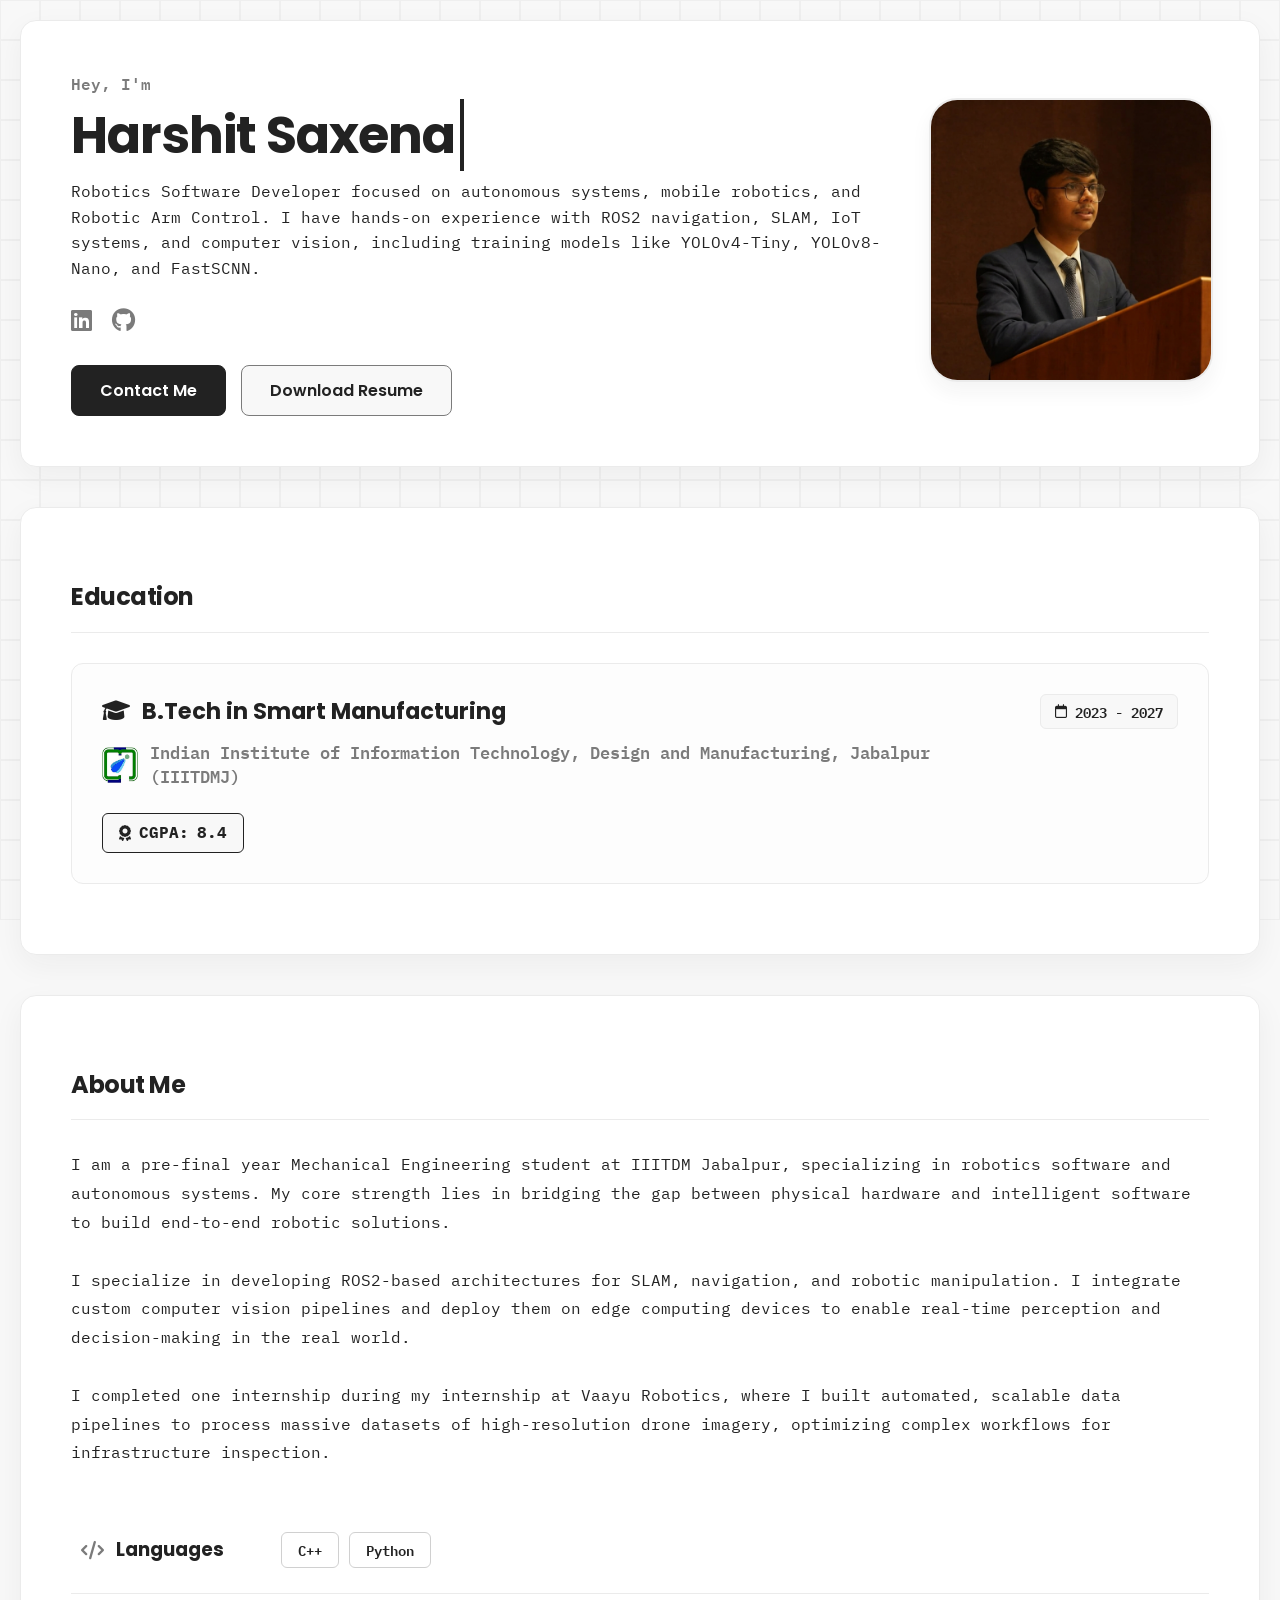
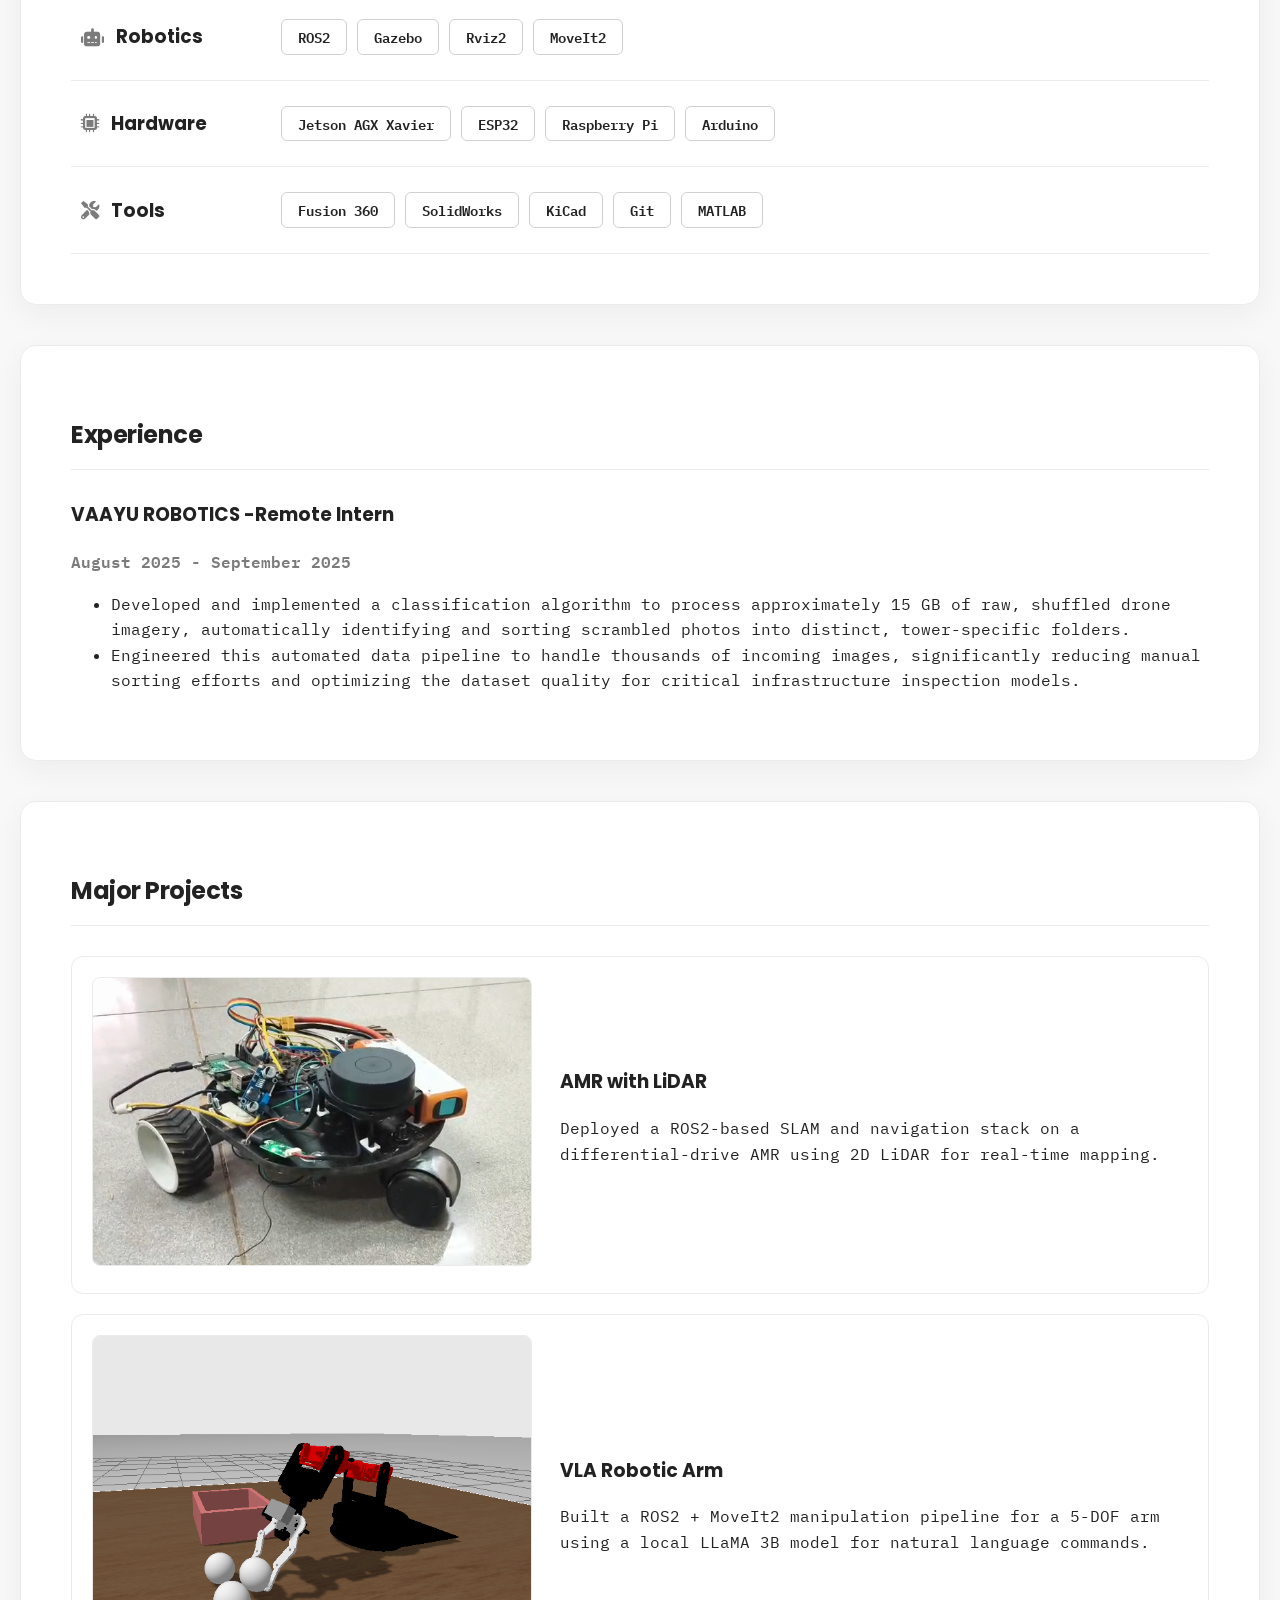
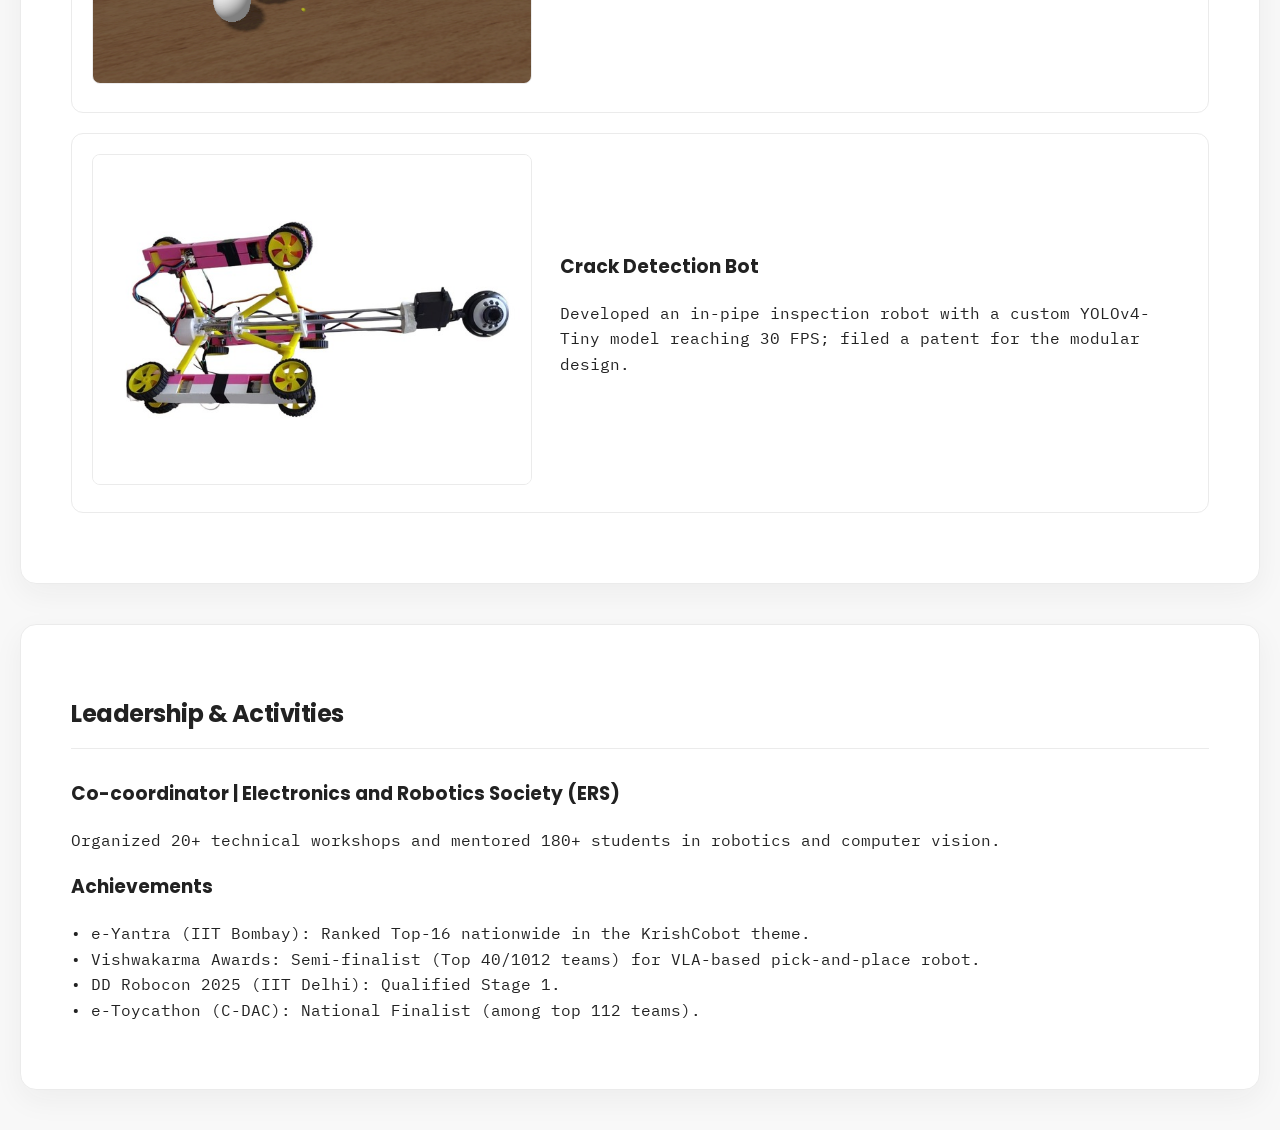
<file: index.html>
<!DOCTYPE html>
<html lang="en">
<head>
    <meta charset="UTF-8">
    <meta name="viewport" content="width=device-width, initial-scale=1.0">
    <title>Harshit Kumar Saxena | Portfolio</title>
    <link rel="stylesheet" href="https://cdnjs.cloudflare.com/ajax/libs/font-awesome/6.0.0/css/all.min.css">
    <link rel="stylesheet" href="styles.css">
</head>
<body>
    <body>
    <div id="interactive-grid" class="interactive-grid"></div>


    <div class="container">
        <section id="home">
            <div class="hero-text">
                <p id="hero-greeting" style="margin:0; font-weight:600; color:var(--text-muted);font-size: 1rem;"></p>
                <h1><span id="hero-title-accent"></span> <span id="hero-title-main"></span></h1>
                <p id="hero-description"></p>
                
                <div class="social-links">
                    <a id="link-linkedin" href="#" target="_blank"><i class="fa-brands fa-linkedin"></i></a>
                    <a id="link-github" href="#" target="_blank"><i class="fa-brands fa-github"></i></a>
                </div>

                <div class="btn-group">
                    <a id="link-email" href="#" class="btn btn-primary">Contact Me</a>
                    <a id="link-resume" href="#" class="btn btn-secondary" download>Download Resume</a>
                </div>
            </div>
            <div class="hero-img">
                <img id="hero-image" src="" alt="Profile">
            </div>
        </section>

        <section id="education">
            <h2>Education</h2>
            
            <div class="project-item project-card-hover" style="display: block; padding: 30px; background: #fdfdfd;">
                
                <div style="display: flex; justify-content: space-between; align-items: flex-start; flex-wrap: wrap; gap: 15px;">
                    <div style="flex: 1; min-width: 250px;">
                        <h3 style="margin-top: 0; margin-bottom: 12px; font-size: 1.4rem;">
                            <i class="fa-solid fa-graduation-cap" style="color: var(--accent); margin-right: 12px;"></i><span id="edu-degree"></span>
                        </h3>
                        
                        <div style="display: flex; align-items: center; gap: 12px; color: var(--text-muted); font-weight: 600; font-size: 1.05rem; line-height: 1.4;">
                            <img src="assests/images/logo.png" alt="IIITDMJ Logo" style="height: 36px; width: 36px; object-fit: contain; border-radius: 6px;">
                            <span id="edu-institution"></span>
                        </div>
                        
                    </div>
                    
                    <div class="date-badge" style="margin-top: 0;">
                        <i class="fa-regular fa-calendar"></i>
                        <span id="edu-duration"></span>
                    </div>
                </div>

                <div style="margin-top: 25px;">
                    <div style="display: inline-flex; align-items: center; gap: 8px; background: #F8F8F8; color: #222222; padding: 6px 16px; border-radius: 6px; font-weight: 700; font-family: 'IBM Plex Mono', monospace; border: 1px solid #222222;">
                        <i class="fa-solid fa-award"></i>
                        CGPA: <span id="edu-cgpa"></span>
                    </div>
                </div>
                
            </div>
        </section>

        <section id="about">
            <h2>About Me</h2>
            <div id="about-description" style="margin-bottom: 40px; line-height: 1.8;"></div>
            
            <div class="skills-grid" id="skills-container"></div>
        </section>

        <section id="experience">
            <h2>Experience</h2>
            <div id="experience-container"></div>
        </section>

        <section id="projects">
            <h2>Major Projects</h2>
            <div id="projects-container"></div>
        </section>

        <section id="leadership">
            <h2>Leadership & Activities</h2>
            <div id="leadership-container"></div>
        </section>
    </div>

    <script>
        // --- 1. DATA LOADING FUNCTION ---
        async function loadPortfolioData() {
            try {
                const response = await fetch('data.json');
                const data = await response.json();

                // 1. Populate Hero
                document.getElementById('hero-greeting').innerText = data.hero.greeting;
                document.getElementById('hero-title-accent').innerText = data.hero.titleAccent;
                document.getElementById('hero-description').innerText = data.hero.description;
                document.getElementById('link-linkedin').href = data.hero.linkedin;
                document.getElementById('link-github').href = data.hero.github;
                document.getElementById('link-email').href = `mailto:${data.hero.email}`;
                document.getElementById('link-resume').href = data.hero.resume;
                document.getElementById('hero-image').src = data.hero.image;

                // Populate Education
                document.getElementById('edu-degree').innerText = data.education.degree;
                document.getElementById('edu-institution').innerText = data.education.institution;
                document.getElementById('edu-cgpa').innerText = data.education.cgpa;
                document.getElementById('edu-duration').innerText = data.education.duration;

                // 2. Populate About
                document.getElementById('about-description').innerHTML = data.about.description;

               // 3. Populate Skills (Minimalist Monochrome Theme)
                const categoryThemes = {
                    "Languages": { icon: "fa-solid fa-code" },
                    "Robotics": { icon: "fa-solid fa-robot" },
                    "Hardware": { icon: "fa-solid fa-microchip" },
                    "Tools": { icon: "fa-solid fa-screwdriver-wrench" }
                };

                const skillsHtml = data.skills.map(skill => {
                    const theme = categoryThemes[skill.category] || { icon: "fa-solid fa-star" };
                    
                    // Tags are now styled purely by CSS, so we just inject the raw HTML
                    const tags = skill.items.split(',').map(item => 
                        `<span class="skill-tag">${item.trim()}</span>`
                    ).join('');
                    
                    return `
                    <div class="skill-category-card">
                        <h3 class="skill-category-title">
                            <i class="${theme.icon}" style="margin-right: 12px;"></i>${skill.category}
                        </h3>
                        <div class="skill-tags-container">
                            ${tags}
                        </div>
                    </div>
                    `;
                }).join('');
                document.getElementById('skills-container').innerHTML = skillsHtml;

                // 4. Populate Experience
                const expHtml = data.experience.map(exp => `
                    <div class="item">
                        <h3>${exp.role}</h3>
                        <span style="color: var(--text-muted); font-weight:600;">${exp.date}</span>
                        <ul>${exp.tasks.map(task => `<li>${task}</li>`).join('')}</ul>
                    </div>
                `).join('');
                document.getElementById('experience-container').innerHTML = expHtml;

                // 5. Populate Projects (Clickable Cards)
                const projHtml = data.projects.map(proj => `
                    <a href="${proj.link}" style="text-decoration: none; color: inherit; display: block;">
                        <div class="project-item project-card-hover">
                            <div class="project-media">
                                <img src="${proj.media}" alt="${proj.title} Media" onerror="this.src='https://via.placeholder.com/400x250?text=Project+Image'">
                            </div>
                            <div class="project-content">
                                <h3>${proj.title}</h3>
                                <p>${proj.description}</p>
                            </div>
                        </div>
                    </a>
                `).join('');
                document.getElementById('projects-container').innerHTML = projHtml;

                // 6. Populate Leadership
                const leadHtml = data.leadership.map(item => `
                    <div class="item">
                        <h3>${item.title}</h3>
                        <p>${item.description}</p>
                    </div>
                `).join('');
                document.getElementById('leadership-container').innerHTML = leadHtml;

            } catch (error) {
                console.error('Error loading data.json:', error);
            }
        }

        function initializeAnimations() {
            // A. Typewriter Effect for Hero Title
            const titleElement = document.getElementById('hero-title-accent');
            const text = titleElement.innerText; // Get the text that was just loaded from JSON
            titleElement.innerText = '';         // Clear it out to prepare for typing
            titleElement.classList.add('typewriter'); // Add the blinking cursor CSS class
            
            let i = 0;
            function type() {
                if (i < text.length) {
                    titleElement.innerHTML += text.charAt(i);
                    i++;
                    setTimeout(type, 50); // Speed of typing (50ms per letter)
                } else {
                    // Optional: remove blinking cursor 3 seconds after typing finishes
                    setTimeout(() => titleElement.classList.remove('typewriter'), 3000); 
                }
            }
            // Wait slightly before starting the typing effect
            setTimeout(type, 600); 

            // B. Scroll Reveal Observer (Fades sections in as you scroll down)
            const sections = document.querySelectorAll('section');
            
            // Hide all sections initially
            sections.forEach(sec => sec.classList.add('reveal'));

            // Watch for sections to enter the viewport
            const observer = new IntersectionObserver((entries) => {
                entries.forEach(entry => {
                    if (entry.isIntersecting) {
                        entry.target.classList.add('active'); // Trigger the fade-up animation
                        observer.unobserve(entry.target); // Only animate once
                    }
                });
            }, { threshold: 0.15 }); // Triggers when 15% of the section is visible

            sections.forEach(sec => observer.observe(sec));
        }

        // --- 3. EXECUTE EVERYTHING ON LOAD ---
        document.addEventListener('DOMContentLoaded', async () => {
            // First, wait for all the data to be fetched and injected into the HTML
            await loadPortfolioData(); 
            // Second, apply the typewriter and scroll animations to that newly loaded data
            initializeAnimations();    
            
            // --- NEW: HAMBURGER MENU LOGIC ---
            const menuBtn = document.getElementById('menu-btn');
            const navLinks = document.getElementById('nav-links');
            const menuIcon = menuBtn.querySelector('i');

            // Toggle menu when clicking the hamburger
            menuBtn.addEventListener('click', () => {
                navLinks.classList.toggle('active');
                // Switch icon between bars and an 'X'
                if (navLinks.classList.contains('active')) {
                    menuIcon.classList.replace('fa-bars', 'fa-xmark');
                } else {
                    menuIcon.classList.replace('fa-xmark', 'fa-bars');
                }
            });

            // Close the menu automatically when a link is clicked
            document.querySelectorAll('.nav-links a').forEach(link => {
                link.addEventListener('click', () => {
                    navLinks.classList.remove('active');
                    menuIcon.classList.replace('fa-xmark', 'fa-bars');
                });
            });
        });
       // --- UPGRADED: FULL-PAGE INDIVIDUAL CELL TRACKING GRID ---
        const gridContainer = document.getElementById('interactive-grid');
        const cellSize = 40; // Must match your CSS width/height
        let columns = 0;
        let rows = 0;

        function createInteractiveGrid() {
            gridContainer.innerHTML = '';
            
            // Calculate exact number of columns and rows (+1 to safely cover the edges)
            columns = Math.floor(window.innerWidth / cellSize) + 1;
            rows = Math.floor(window.innerHeight / cellSize) + 1;
            
            // THE FIX: Force the container to perfectly fit the calculated columns 
            // so the browser's flex-wrap doesn't break the tracking math
            gridContainer.style.width = `${columns * cellSize}px`;
            gridContainer.style.height = `${rows * cellSize}px`;

            const totalCells = columns * rows;

            // Generate the empty cells
            for (let i = 0; i < totalCells; i++) {
                const cell = document.createElement('div');
                cell.classList.add('grid-cell');
                gridContainer.appendChild(cell);
            }
        }

        // Initialize grid on load and handle screen resizing
        createInteractiveGrid();
        window.addEventListener('resize', createInteractiveGrid);

        // THE FIX: Global mouse tracking (Bypasses z-index blocking)
        document.addEventListener('mousemove', (e) => {
            // Calculate which column and row the mouse is currently over
            const col = Math.floor(e.clientX / cellSize);
            const row = Math.floor(e.clientY / cellSize);
            
            // Convert the row/col into the specific index of the cell array
            const targetIndex = (row * columns) + col;
            const targetCell = gridContainer.children[targetIndex];

            // If the cell exists, light it up
            if (targetCell) {
                targetCell.classList.add('active');

                // Fade it out after 2 seconds
                setTimeout(() => {
                    targetCell.classList.remove('active');
                }, 1000);
            }
        });
    </script>
</body>
</html>
</file>
<file: styles.css>
@import url('https://fonts.googleapis.com/css2?family=IBM+Plex+Mono:wght@400;600&family=Poppins:wght@600;700;800&display=swap');

:root {
    /* NEW MINIMALIST PALETTE */
    --primary: #222222;     /* Deep Charcoal */
    --secondary: #7B7B7B;   /* Medium Gray */
    --tertiary: #F8F8F8;    /* Off-White */
    --white: #FFFFFF;       /* Pure White */
    
    --accent: #222222;      /* Accent is now sharp charcoal */
    --text-dark: #222222;
    --text-muted: #7B7B7B;
    --card-shadow: 0 10px 30px rgba(34, 34, 34, 0.05);
}

html { scroll-behavior: smooth; }


body {
    margin: 0;
    font-family: 'IBM Plex Mono', monospace; 
    background-color: var(--tertiary);
    color: var(--text-dark);
    line-height: 1.6;
    overflow-x: hidden;
}

/* Simulates wheeled robot driving forward over a grid */
@keyframes forward-drive {
    0% { background-position: 0 0; }
    100% { background-position: 0 40px; } 
}

h1, h2, h3, h4, nav a {
    font-family: 'Poppins', sans-serif;
}


.container {
    max-width: 1280px; /* Tighter width looks more elegant */
    margin: 20px auto 8px;
    padding: 0 20px;
    position: relative;
    z-index: 10; 
}

section {
    background: var(--white);
    border-radius: 16px; /* Slightly sharper corners */
    padding: 50px;
    margin-bottom: 40px;
    box-shadow: var(--card-shadow);
    border: 1px solid #EBEBEB;
}

/* --- HERO --- */
#home { display: flex; align-items: center; gap: 40px; }
.hero-text { flex: 1; }
.hero-img { flex: 0 0 280px; }
.hero-img img { 
    width: 100%; 
    height: 280px; 
    border-radius: 10%; 
    object-fit: cover; 
    border: 2px solid #EBEBEB; 
    box-shadow: 0 10px 20px rgba(34, 34, 34, 0.05);
}

h1 { font-size: 3.2rem; margin: 10px 0; line-height: 1.1; letter-spacing: -1px; }
h1 span { color: var(--primary); }

.social-links { margin: 20px 0; display: flex; gap: 20px; font-size: 1.5rem; }
.social-links a { color: var(--secondary); transition: 0.3s; }
.social-links a:hover { color: var(--primary); transform: translateY(-3px); }

.btn-group { display: flex; gap: 15px; margin-top: 25px; }
.btn {
    padding: 12px 28px;
    border-radius: 8px; /* Sharper buttons */
    text-decoration: none;
    font-weight: 600;
    font-family: 'Poppins', sans-serif;
    transition: all 0.3s;
}
.btn-primary { 
    background: var(--primary); 
    color: var(--white); 
    border: 1px solid var(--primary);
}
.btn-primary:hover {
    background: var(--white);
    color: var(--primary);
}
.btn-secondary { 
    background: var(--tertiary);
    border: 1px solid var(--secondary); 
    color: var(--primary); 
}
.btn-secondary:hover { 
    border-color: var(--primary); 
    background: var(--white);
}

h2 { 
    color: var(--primary); 
    border-bottom: 1px solid #EBEBEB; 
    padding-bottom: 15px; 
    margin-bottom: 30px; 
    letter-spacing: -0.5px;
}

/* --- DATE BADGE --- */
.date-badge {
    display: inline-flex;
    align-items: center;
    gap: 8px;
    background: var(--tertiary);
    color: var(--primary); 
    border: 1px solid #EBEBEB;
    padding: 6px 14px;
    border-radius: 6px; /* Tech pill */
    font-size: 0.85rem;
    font-weight: 600;
    margin-top: 15px;
    font-family: 'IBM Plex Mono', monospace;
}

/* --- PROJECTS --- */
.project-item {
    display: flex;
    gap: 30px;
    align-items: center;
    border: 1px solid #EBEBEB;
    padding: 20px;
    border-radius: 12px;
    margin-bottom: 20px;
    background: var(--white);
}

/* High Contrast Minimalist Glow */
.project-card-hover {
    transition: all 0.4s cubic-bezier(0.175, 0.885, 0.32, 1.275); 
}
.project-card-hover:hover, .skill-category-card:hover {
    transform: translateY(-8px); 
    box-shadow: 0 20px 40px rgba(34, 34, 34, 0.1), 0 0 10px rgba(34, 34, 34, 0.02);
    border: 2px solid #000000; /* Sharp black border on hover */
    
}

.project-media { flex: 0 0 40%; }
.project-media img, .project-media video {
    width: 100%;
    border-radius: 8px;
    object-fit: cover;
    border: 1px solid #EBEBEB;
}
.project-content { flex: 1; }
.project-content h3 { margin-top: 0; color: var(--primary); }

/* --- SKILLS SECTION (Clean Rows) --- */
.skills-grid { 
    display: flex; 
    flex-direction: column; 
    gap: 0px; 
    margin-top: 30px;
}

.skill-category-card {
    display: flex;
    flex-direction: row;
    align-items: center;
    background: transparent;
    border: none;
    border-bottom: 1px solid #EBEBEB;
    padding: 25px 10px;
    border-radius: 0;
    transition: all 0.3s ease;
}

.skill-category-card:hover {
    transform: translateX(8px) !important; 
    box-shadow: none !important;
    border-color: transparent !important;
    border-bottom: 1px solid var(--primary) !important;
    background-color: var(--tertiary) !important; 
}

.skill-category-title {
    flex: 0 0 200px; 
    margin: 0;
    padding: 0;
    border: none;
    font-size: 1.15rem;
    color: var(--primary);
    display: flex;
    align-items: center;
}
.skill-category-title i { color: var(--secondary); }

.skill-tags-container {
    display: flex;
    flex-wrap: wrap;
    gap: 10px;
    flex: 1;
    justify-content: flex-start; 
}

/* Minimalist Skill Tags */
.skill-tag {
    background: var(--white); 
    color: var(--primary); 
    border: 1px solid #D0D0D0;
    padding: 6px 16px;
    border-radius: 6px; /* Boxy tech aesthetic */
    font-family: 'IBM Plex Mono', monospace;
    font-size: 0.85rem;
    font-weight: 600;
    transition: all 0.3s ease;
    display: inline-flex;
    align-items: center;
}

.skill-tag:hover {
    background: var(--primary);
    color: var(--white);
    transform: translateY(-2px);
    border-color: var(--primary);
    box-shadow: 0 5px 15px rgba(34, 34, 34, 0.15);
}

/* --- ANIMATIONS --- */
.reveal {
    opacity: 0;
    transform: translateY(30px);
    transition: all 0.8s cubic-bezier(0.5, 0, 0, 1);
}
.reveal.active {
    opacity: 1;
    transform: translateY(0);
}
.typewriter {
    border-right: 4px solid var(--primary);
    padding-right: 5px;
    animation: blink 0.8s step-end infinite;
}
@keyframes blink {
    0%, 100% { border-color: transparent; }
    50% { border-color: var(--primary); }
}

/* --- MOBILE --- */
@media (max-width: 768px) {
    nav { justify-content: flex-end; padding: 15px; }
    .menu-btn { display: block; }
    section { padding: 30px 20px; }
    #home { flex-direction: column-reverse; text-align: left; gap: 20px; }
    .hero-img { flex: 0 0 auto; }
    .hero-img img { width: 220px; height: 220px; margin: 0 auto; }
    .social-links, .btn-group { justify-content: center; flex-wrap: wrap; }
    .project-item { flex-direction: column; text-align: left; }
    .project-media { width: 100%; }
    .skill-category-card { flex-direction: column; align-items: flex-start; gap: 15px; padding: 20px 10px; }
    .skill-category-title { flex: 0 0 auto; }
}

/* --- INTERACTIVE INDIVIDUAL CELL GRID --- */
.interactive-grid {
    position: fixed;
    top: 0; left: 0; right: 0; bottom: 0;
    z-index: -1;
    display: flex;
    flex-wrap: wrap;
    align-content: flex-start;
    overflow: hidden;
}

.grid-cell {
    width: 40px; /* Exact size of your original grid */
    height: 40px;
    box-sizing: border-box;
    border: 1px solid rgba(34, 34, 34, 0.04); /* Subtle grid lines */
    
    /* The slow fade out (1.5 seconds) after the 2-second timeout ends */
    transition: background-color 1.5s ease; 
}

/* The state when the mouse touches the cell */
.grid-cell.active {
    background-color: var(--primary); /* Deep Charcoal fill */
    transition: background-color 0s; /* Instant fill on hover */
}
</file>
